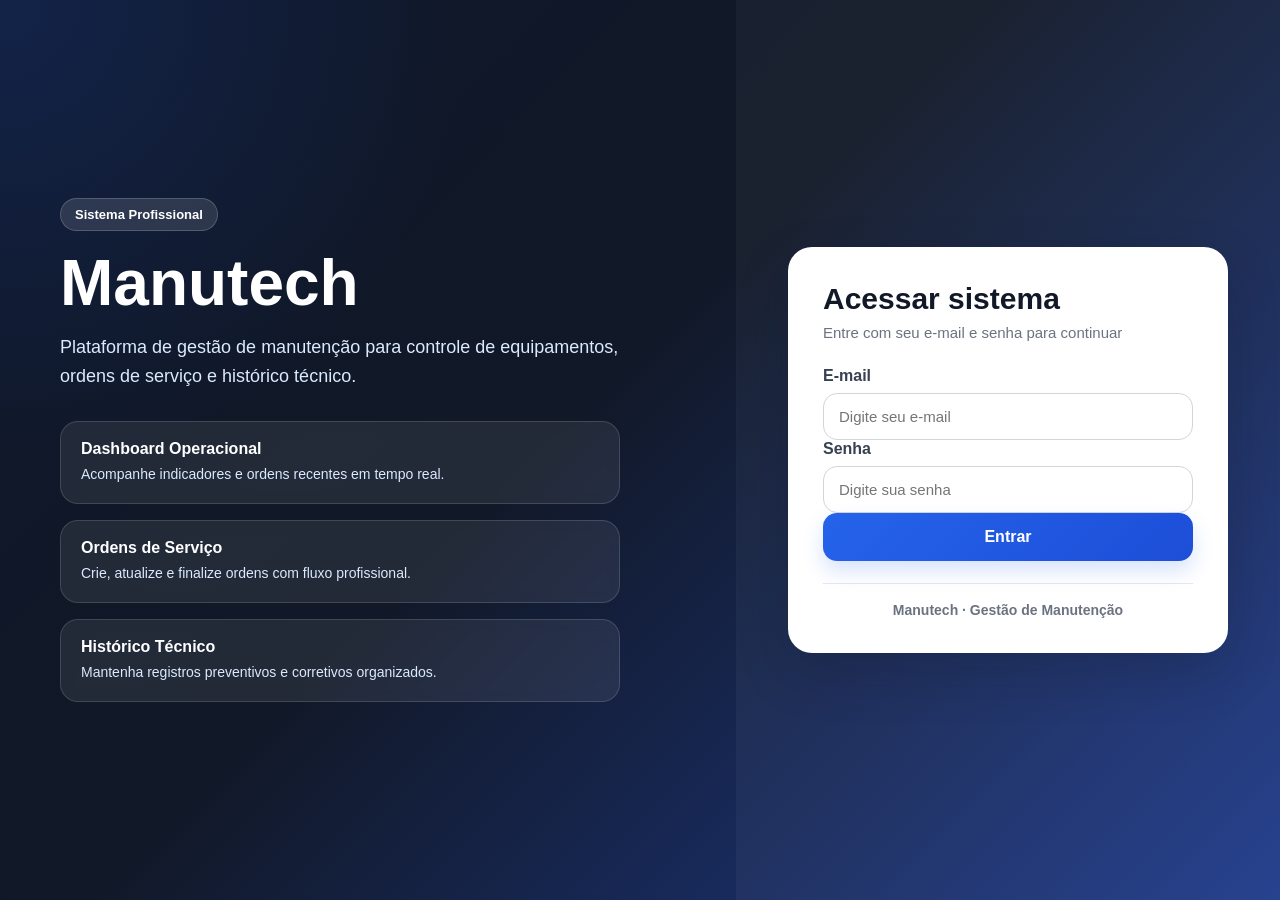
<file: frontend/index.html>
<!DOCTYPE html>
<html lang="pt-BR">
<head>
  <meta charset="UTF-8" />
  <meta http-equiv="refresh" content="0; url=login.html" />
  <title>Redirecionando...</title>
</head>
<body>
  <p>Redirecionando para o login...</p>
</body>
</html>
</file>
<file: frontend/css/style.css>
* {
  margin: 0;
  padding: 0;
  box-sizing: border-box;
  font-family: "Segoe UI", Arial, sans-serif;
}

body {
  background: #f5f7fb;
  color: #1f2937;
}

.app-layout {
  display: flex;
  min-height: 100vh;
}

.sidebar {
  width: 270px;
  background:
    linear-gradient(180deg, #0f172a 0%, #111827 100%);
  color: #ffffff;
  display: flex;
  flex-direction: column;
  padding: 28px 20px;
  position: fixed;
  left: 0;
  top: 0;
  height: 100vh;
  border-right: 1px solid rgba(255, 255, 255, 0.06);
}

.sidebar-brand {
  margin-bottom: 36px;
  display: flex;
  align-items: center;
  gap: 14px;
}

.brand-mark {
  width: 48px;
  height: 48px;
  border-radius: 16px;
  display: flex;
  align-items: center;
  justify-content: center;
  background: linear-gradient(135deg, #2563eb, #1d4ed8);
  color: #ffffff;
  font-size: 24px;
  font-weight: 900;
  box-shadow: 0 10px 24px rgba(37, 99, 235, 0.35);
}

.sidebar-brand h1 {
  font-size: 30px;
  font-weight: 800;
  margin-bottom: 4px;
}

.sidebar-brand p {
  font-size: 13px;
  color: #94a3b8;
}

.sidebar-nav {
  display: flex;
  flex-direction: column;
  gap: 10px;
}

.sidebar-link {
  text-decoration: none;
  color: #e5e7eb;
  padding: 14px 16px;
  border-radius: 14px;
  transition: 0.2s ease;
  font-weight: 600;
  display: flex;
  align-items: center;
  gap: 12px;
}

.nav-icon {
  width: 22px;
  text-align: center;
  font-size: 16px;
}

.sidebar-link:hover {
  background: #1e293b;
  color: #ffffff;
  transform: translateX(2px);
}

.sidebar-link.active {
  background: linear-gradient(135deg, #2563eb, #1d4ed8);
  color: #ffffff;
  box-shadow: 0 8px 20px rgba(37, 99, 235, 0.28);
}

.sidebar-footer {
  margin-top: auto;
}

.sidebar-logout-btn {
  width: 100%;
  padding: 14px 16px;
  border: none;
  border-radius: 14px;
  background: #ef4444;
  color: #ffffff;
  font-size: 15px;
  font-weight: 700;
  cursor: pointer;
  transition: 0.2s ease;
}

.sidebar-logout-btn:hover {
  background: #dc2626;
}

.main-area {
  margin-left: 270px;
  width: calc(100% - 270px);
  min-height: 100vh;
}

.main-header {
  background: rgba(255, 255, 255, 0.92);
  backdrop-filter: blur(10px);
  border-bottom: 1px solid #e5e7eb;
  padding: 28px 34px;
  position: sticky;
  top: 0;
  z-index: 10;
}

.page-tag {
  display: inline-block;
  padding: 7px 12px;
  border-radius: 999px;
  background: #dbeafe;
  color: #1d4ed8;
  font-size: 12px;
  font-weight: 800;
  margin-bottom: 10px;
}

.main-header h2 {
  font-size: 30px;
  font-weight: 800;
  color: #111827;
  margin-bottom: 6px;
}

.main-header p {
  color: #6b7280;
  font-size: 15px;
}

.page-content {
  padding: 32px 34px;
}

.stats-grid {
  display: grid;
  grid-template-columns: repeat(auto-fit, minmax(230px, 1fr));
  gap: 22px;
  margin-bottom: 28px;
}

.metric-card {
  background: linear-gradient(180deg, #ffffff 0%, #fbfdff 100%);
  border-radius: 20px;
  padding: 24px;
  box-shadow: 0 12px 30px rgba(15, 23, 42, 0.08);
  border: 1px solid #eef2f7;
  transition: 0.2s ease;
}

.metric-card:hover {
  transform: translateY(-2px);
  box-shadow: 0 16px 34px rgba(15, 23, 42, 0.1);
}

.metric-top {
  display: flex;
  align-items: center;
  gap: 10px;
  margin-bottom: 14px;
}

.metric-icon {
  width: 34px;
  height: 34px;
  border-radius: 12px;
  background: #eff6ff;
  display: flex;
  align-items: center;
  justify-content: center;
  font-size: 16px;
}

.metric-label {
  display: block;
  font-size: 15px;
  color: #6b7280;
  font-weight: 600;
}

.metric-value {
  font-size: 42px;
  color: #2563eb;
  font-weight: 800;
}

.content-card {
  background: #ffffff;
  border-radius: 22px;
  padding: 28px;
  box-shadow: 0 12px 30px rgba(15, 23, 42, 0.08);
  border: 1px solid #eef2f7;
  margin-bottom: 28px;
}

.premium-card {
  position: relative;
  overflow: hidden;
}

.premium-card::before {
  content: "";
  position: absolute;
  top: 0;
  left: 0;
  width: 100%;
  height: 4px;
  background: linear-gradient(90deg, #2563eb, #10b981);
}

.section-title {
  margin-bottom: 22px;
}

.section-title.no-margin {
  margin-bottom: 0;
}

.section-title h3 {
  font-size: 22px;
  font-weight: 800;
  color: #111827;
  margin-bottom: 6px;
}

.section-title p {
  font-size: 14px;
  color: #6b7280;
}

.section-header {
  display: flex;
  justify-content: space-between;
  gap: 20px;
  align-items: flex-start;
  flex-wrap: wrap;
  margin-bottom: 22px;
}

.header-actions {
  display: flex;
  gap: 12px;
  flex-wrap: wrap;
}

.filters-stack {
  flex-direction: column;
  min-width: 300px;
}

.form-grid {
  display: grid;
  grid-template-columns: repeat(auto-fit, minmax(240px, 1fr));
  gap: 18px;
  margin-bottom: 18px;
}

.form-group {
  display: flex;
  flex-direction: column;
}

.full-width {
  grid-column: 1 / -1;
}

label {
  margin-bottom: 8px;
  font-weight: 700;
  color: #374151;
}

input,
select,
textarea {
  width: 100%;
  padding: 14px 15px;
  border: 1px solid #d1d5db;
  border-radius: 14px;
  background: #ffffff;
  color: #111827;
  font-size: 15px;
  transition: 0.2s ease;
}

input:focus,
select:focus,
textarea:focus {
  outline: none;
  border-color: #2563eb;
  box-shadow: 0 0 0 4px rgba(37, 99, 235, 0.12);
}

textarea {
  resize: vertical;
}

.primary-btn {
  width: 100%;
  padding: 15px;
  border: none;
  border-radius: 14px;
  background: linear-gradient(135deg, #2563eb, #1d4ed8);
  color: #ffffff;
  font-size: 16px;
  font-weight: 700;
  cursor: pointer;
  transition: 0.2s ease;
  box-shadow: 0 10px 20px rgba(37, 99, 235, 0.18);
}

.primary-btn:hover {
  transform: translateY(-1px);
  background: linear-gradient(135deg, #1d4ed8, #1e40af);
}

.primary-btn:disabled {
  opacity: 0.7;
  cursor: not-allowed;
}

.message {
  margin-top: 16px;
  font-weight: 700;
  font-size: 15px;
}

.search-input {
  min-width: 360px;
}

.table-container {
  overflow-x: auto;
}

.premium-table {
  border: 1px solid #eef2f7;
  border-radius: 18px;
  overflow: hidden;
}

table {
  width: 100%;
  border-collapse: collapse;
  min-width: 900px;
}

thead th {
  text-align: left;
  background: #f8fafc;
  color: #374151;
  font-size: 14px;
  font-weight: 800;
  padding: 16px 14px;
  border-bottom: 1px solid #e5e7eb;
}

tbody td {
  padding: 16px 14px;
  border-bottom: 1px solid #eef2f7;
  vertical-align: middle;
}

tbody tr:hover {
  background: #f9fbff;
}

.delete-btn {
  background: #ef4444;
  color: #ffffff;
  border: none;
  border-radius: 12px;
  padding: 10px 14px;
  cursor: pointer;
  font-weight: 700;
  font-size: 14px;
  width: auto;
}

.delete-btn:hover {
  background: #dc2626;
}

.actions-column {
  display: flex;
  flex-direction: column;
  gap: 8px;
}

.status-btn {
  background: #f59e0b;
  color: #ffffff;
  border: none;
  border-radius: 12px;
  padding: 10px 14px;
  cursor: pointer;
  font-weight: 700;
  font-size: 14px;
  width: auto;
}

.status-btn:hover {
  background: #d97706;
}

.status-btn-blue {
  background: #3b82f6;
}

.status-btn-blue:hover {
  background: #2563eb;
}

.status-btn-green {
  background: #10b981;
}

.status-btn-green:hover {
  background: #059669;
}

.status-badge {
  display: inline-flex;
  align-items: center;
  justify-content: center;
  padding: 7px 12px;
  border-radius: 999px;
  color: #ffffff;
  font-size: 13px;
  font-weight: 800;
  min-width: 110px;
}

.status-aberta {
  background: #f59e0b;
}

.status-andamento {
  background: #3b82f6;
}

.status-finalizada {
  background: #10b981;
}

.recent-orders-list {
  display: flex;
  flex-direction: column;
  gap: 14px;
}

.recent-item {
  display: flex;
  justify-content: space-between;
  align-items: center;
  background: #f8fafc;
  border: 1px solid #e5e7eb;
  border-radius: 18px;
  padding: 16px 18px;
  gap: 12px;
}

.center {
  min-height: 100vh;
  display: flex;
  align-items: center;
  justify-content: center;
}

.login-page {
  min-height: 100vh;
  background:
    radial-gradient(circle at top left, rgba(37, 99, 235, 0.16), transparent 30%),
    linear-gradient(135deg, #0f172a 0%, #111827 45%, #1e3a8a 100%);
}

.login-layout {
  min-height: 100vh;
  display: grid;
  grid-template-columns: 1.15fr 0.85fr;
}

.login-hero {
  padding: 60px;
  display: flex;
  align-items: center;
  color: #ffffff;
}

.login-hero-content {
  max-width: 560px;
}

.hero-badge {
  display: inline-block;
  padding: 8px 14px;
  border-radius: 999px;
  background: rgba(255, 255, 255, 0.12);
  border: 1px solid rgba(255, 255, 255, 0.18);
  font-size: 13px;
  font-weight: 700;
  margin-bottom: 20px;
}

.login-hero h1 {
  font-size: 64px;
  font-weight: 900;
  line-height: 1;
  margin-bottom: 18px;
}

.hero-subtitle {
  font-size: 18px;
  line-height: 1.6;
  color: #dbeafe;
  margin-bottom: 30px;
}

.hero-features {
  display: grid;
  gap: 16px;
}

.hero-feature-card {
  background: rgba(255, 255, 255, 0.08);
  border: 1px solid rgba(255, 255, 255, 0.14);
  border-radius: 18px;
  padding: 18px 20px;
  backdrop-filter: blur(6px);
}

.hero-feature-card strong {
  display: block;
  font-size: 16px;
  margin-bottom: 6px;
}

.hero-feature-card span {
  color: #dbeafe;
  font-size: 14px;
  line-height: 1.5;
}

.login-panel {
  display: flex;
  align-items: center;
  justify-content: center;
  padding: 40px;
  background: rgba(255, 255, 255, 0.04);
}

.login-card {
  width: 100%;
  max-width: 440px;
  background: #ffffff;
  border-radius: 24px;
  padding: 34px;
  box-shadow: 0 20px 50px rgba(15, 23, 42, 0.22);
}

.premium-login-card {
  border: 1px solid rgba(255, 255, 255, 0.5);
}

.login-card-header {
  margin-bottom: 26px;
}

.login-card-header h2 {
  font-size: 30px;
  font-weight: 800;
  color: #111827;
  margin-bottom: 8px;
}

.login-card-header p {
  color: #6b7280;
  font-size: 15px;
}

.login-footer-note {
  margin-top: 22px;
  padding-top: 18px;
  border-top: 1px solid #e5e7eb;
  text-align: center;
  color: #6b7280;
  font-size: 14px;
  font-weight: 600;
}

@media (max-width: 1100px) {
  .sidebar {
    width: 220px;
  }

  .main-area {
    margin-left: 220px;
    width: calc(100% - 220px);
  }

  .search-input {
    min-width: 280px;
  }

  .login-layout {
    grid-template-columns: 1fr;
  }

  .login-hero {
    padding: 40px 30px 20px;
  }

  .login-hero h1 {
    font-size: 48px;
  }

  .login-panel {
    padding: 20px 30px 40px;
  }
}

@media (max-width: 860px) {
  .app-layout {
    flex-direction: column;
  }

  .sidebar {
    position: relative;
    width: 100%;
    height: auto;
  }

  .main-area {
    margin-left: 0;
    width: 100%;
  }

  .main-header {
    position: static;
  }

  .filters-stack {
    min-width: 100%;
  }

  .search-input {
    min-width: 100%;
  }

  .login-hero {
    padding: 28px 20px 10px;
  }

  .login-hero h1 {
    font-size: 40px;
  }

  .hero-subtitle {
    font-size: 16px;
  }

  .login-panel {
    padding: 20px;
  }

  .login-card {
    padding: 24px;
  }
}
</file>
